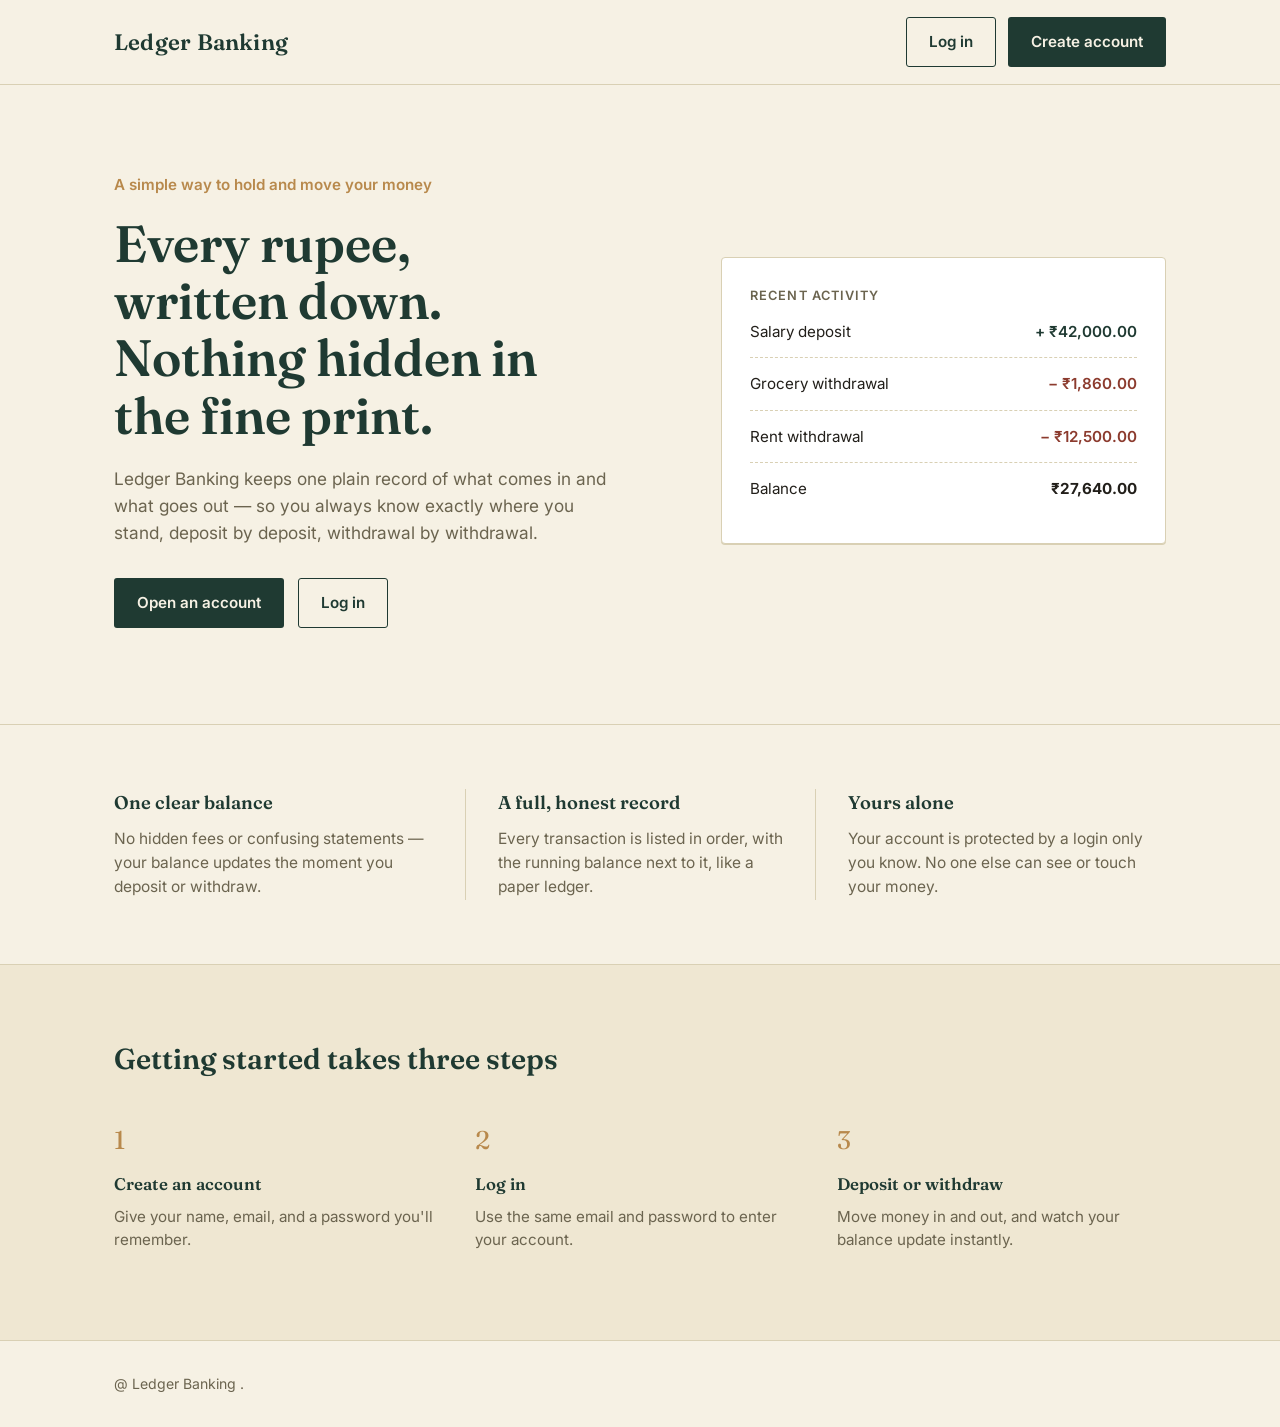
<file: index.html>
<!DOCTYPE html>
<html lang="en">
<head>
<meta charset="UTF-8">
<meta name="viewport" content="width=device-width, initial-scale=1.0">
<title>Ledger Banking</title>

<link rel="preconnect" href="https://fonts.googleapis.com">
<link href="https://fonts.googleapis.com/css2?family=Fraunces:ital,wght@0,300;0,600;0,700;1,300&family=Inter:wght@400;500;600;700&display=swap" rel="stylesheet">

<link rel="stylesheet" href="style.css">
</head>
<body>

  <header class="site-header">
    <div class="wrap">
      <a href="index.html" class="brand">Ledger <span></span> Banking</a>
      <nav class="nav-actions">
        <a href="login.html" class="btn btn-ghost">Log in</a>
        <a href="reg.html" class="btn btn-solid">Create account</a>
      </nav>
    </div>
  </header>

  <section class="hero">
    <div class="wrap">
      <div>
        <p class="hero-eyebrow">A simple way to hold and move your money</p>
        <h1>Every rupee, written down. Nothing hidden in the fine print.</h1>
        <p class="hero-sub">
          Ledger Banking keeps one plain record of what comes in and what goes out —
          so you always know exactly where you stand, deposit by deposit, withdrawal by withdrawal.
        </p>
        <div class="hero-actions">
          <a href="reg.html" class="btn btn-solid">Open an account</a>
          <a href="login.html" class="btn btn-ghost">Log in</a>
        </div>
      </div>

      <div class="ledger-card">
        <p class="ledger-card-title">Recent activity</p>
        <div class="ledger-row">
          <span>Salary deposit</span>
          <span class="amount-in">+ ₹42,000.00</span>
        </div>
        <div class="ledger-row">
          <span>Grocery withdrawal</span>
          <span class="amount-out">− ₹1,860.00</span>
        </div>
        <div class="ledger-row">
          <span>Rent withdrawal</span>
          <span class="amount-out">− ₹12,500.00</span>
        </div>
        <div class="ledger-row">
          <span>Balance</span>
          <span><strong>₹27,640.00</strong></span>
        </div>
      </div>
    </div>
  </section>

  <section class="features">
    <div class="wrap features-grid">
      <div class="feature">
        <h3>One clear balance</h3>
        <p>No hidden fees or confusing statements — your balance updates the moment you deposit or withdraw.</p>
      </div>
      <div class="feature">
        <h3>A full, honest record</h3>
        <p>Every transaction is listed in order, with the running balance next to it, like a paper ledger.</p>
      </div>
      <div class="feature">
        <h3>Yours alone</h3>
        <p>Your account is protected by a login only you know. No one else can see or touch your money.</p>
      </div>
    </div>
  </section>

  <section class="steps">
    <div class="wrap">
      <h2>Getting started takes three steps</h2>
      <div class="steps-list">
        <div class="step">
          <div class="step-number">1</div>
          <h3>Create an account</h3>
          <p>Give your name, email, and a password you'll remember.</p>
        </div>
        <div class="step">
          <div class="step-number">2</div>
          <h3>Log in</h3>
          <p>Use the same email and password to enter your account.</p>
        </div>
        <div class="step">
          <div class="step-number">3</div>
          <h3>Deposit or withdraw</h3>
          <p>Move money in and out, and watch your balance update instantly.</p>
        </div>
      </div>
    </div>
  </section>

  <footer class="site-footer">
    <div class="wrap">
      @  Ledger Banking . 
    </div>
  </footer>

</body>
</html>
</file>
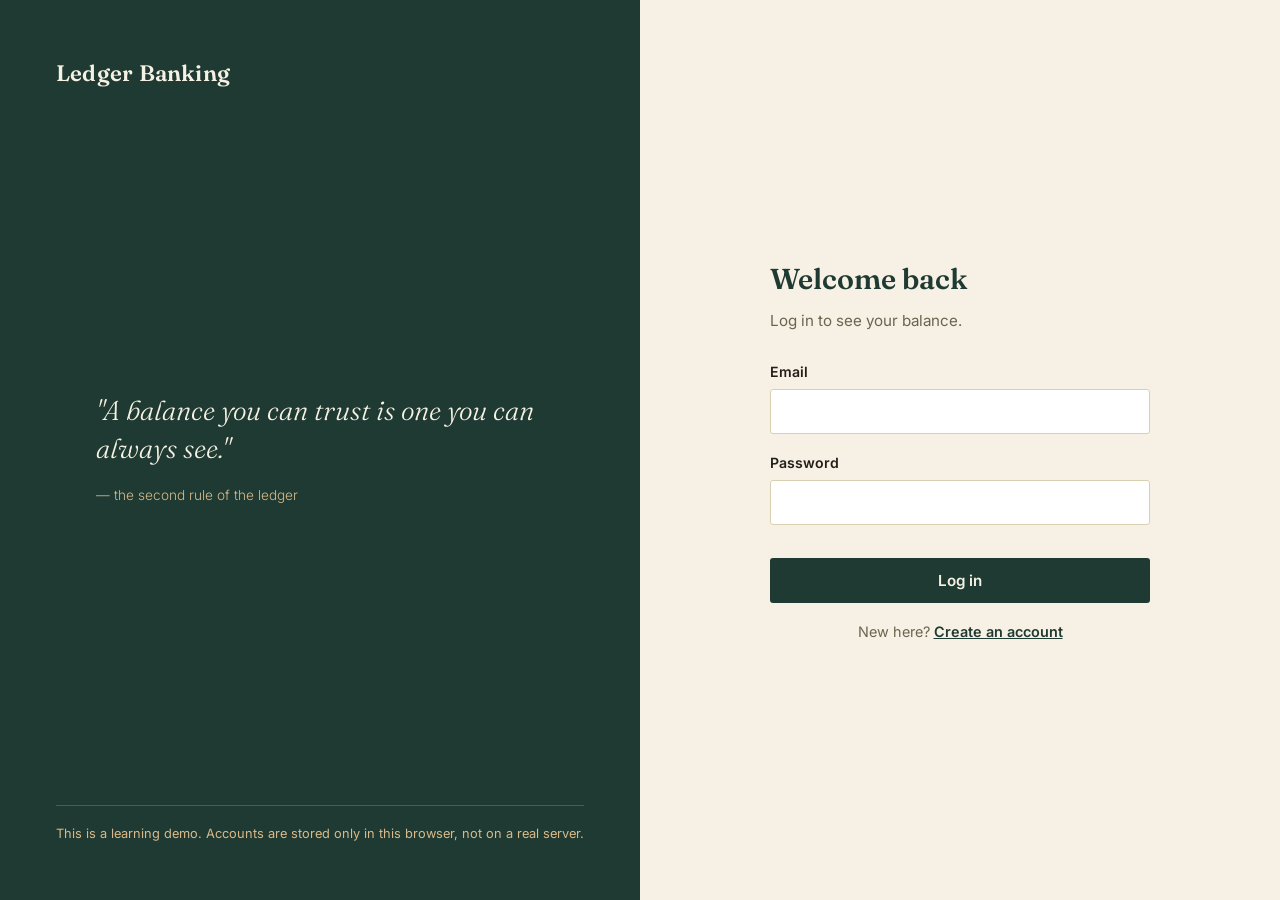
<file: home.html>
<!DOCTYPE html>
<html lang="en">
<head>
<meta charset="UTF-8">
<meta name="viewport" content="width=device-width, initial-scale=1.0">
<title>Your account — Ledger </title>

<link rel="preconnect" href="https://fonts.googleapis.com">
<link href="https://fonts.googleapis.com/css2?family=Fraunces:ital,wght@0,300;0,600;0,700;1,300&family=Inter:wght@400;500;600;700&display=swap" rel="stylesheet">

<link rel="stylesheet" href="style.css">
</head>
<body>

  <header class="app-header">
    <div class="wrap">
      <a href="home.html" class="brand">Ledger  </a>
      <div class="app-header-right">
        <span>Hello, <strong id="userName">there</strong></span>
        <button id="logoutBtn" class="btn btn-danger">Log out</button>
      </div>
    </div>
  </header>

  <main class="dashboard">
    <div class="wrap">

      <div class="balance-card">
        <p class="balance-label">Current balance</p>
        <p class="balance-amount" id="balanceAmount">₹0.00</p>
      </div>

      <div class="txn-row-grid">

        <div class="txn-panel">
          <h2>Deposit</h2>
          <p class="txn-panel-sub">Add money to your balance.</p>
          <form id="depositForm" novalidate>
            <div class="field">
              <label for="depositAmount">Amount (₹)</label>
              <input type="number" id="depositAmount" min="0.01" step="0.01" placeholder="0.00">
            </div>
            <div id="depositError" class="form-error" role="alert"></div>
            <button type="submit" class="btn btn-solid btn-block">Deposit</button>
          </form>
        </div>

        <div class="txn-panel">
          <h2>Withdraw</h2>
          <p class="txn-panel-sub">Take money out of your balance.</p>
          <form id="withdrawForm" novalidate>
            <div class="field">
              <label for="withdrawAmount">Amount (₹)</label>
              <input type="number" id="withdrawAmount" min="0.01" step="0.01" placeholder="0.00">
            </div>
            <div id="withdrawError" class="form-error" role="alert"></div>
            <button type="submit" class="btn btn-ghost btn-block">Withdraw</button>
          </form>
        </div>

      </div>

      <div class="ledger-table-wrap">
        <h2>Your ledger</h2>
        <table class="ledger-table">
          <thead>
            <tr>
              <th>Date</th>
              <th>Type</th>
              <th>Amount</th>
              <th>Balance after</th>
            </tr>
          </thead>
          <tbody id="txnBody">
          </tbody>
        </table>
      </div>

    </div>
  </main>

  <script src="script.js"></script>
  <script>
    
    const sessionEmail = lvGetSession();
    let currentUser = sessionEmail ? lvFindUser(sessionEmail) : null;

    if (!currentUser) {
      window.location.href = 'login.html';
    }

    
    const userNameEl = document.getElementById('userName');
    const balanceAmountEl = document.getElementById('balanceAmount');
    const txnBody = document.getElementById('txnBody');

    const depositForm = document.getElementById('depositForm');
    const depositAmountInput = document.getElementById('depositAmount');
    const depositError = document.getElementById('depositError');

    const withdrawForm = document.getElementById('withdrawForm');
    const withdrawAmountInput = document.getElementById('withdrawAmount');
    const withdrawError = document.getElementById('withdrawError');

    const logoutBtn = document.getElementById('logoutBtn');

    
    function refreshUI() {
      userNameEl.textContent = currentUser.name;
      balanceAmountEl.textContent = lvFormatMoney(currentUser.balance);

      txnBody.innerHTML = '';

      if (currentUser.transactions.length === 0) {
        txnBody.innerHTML = '<tr class="empty-row"><td colspan="4">No transactions yet — make your first deposit above.</td></tr>';
        return;
      }

      const rows = [...currentUser.transactions].reverse();

      rows.forEach(function (txn) {
        const tr = document.createElement('tr');
        const isDeposit = txn.type === 'deposit';

        tr.innerHTML = `
          <td>${txn.date}</td>
          <td class="txn-type ${isDeposit ? 'txn-deposit' : 'txn-withdraw'}">${isDeposit ? 'Deposit' : 'Withdrawal'}</td>
          <td class="txn-amount">${isDeposit ? '+' : '−'} ${lvFormatMoney(txn.amount)}</td>
          <td>${lvFormatMoney(txn.balanceAfter)}</td>
        `;
        txnBody.appendChild(tr);
      });
    }

    if (currentUser) {
      refreshUI();
    }

   
    depositForm.addEventListener('submit', function (event) {
      event.preventDefault();
      lvClearError(depositError);

      const amount = parseFloat(depositAmountInput.value);

      if (isNaN(amount) || amount <= 0) {
        lvShowError(depositError, 'Enter an amount greater than zero.');
        return;
      }

      currentUser.balance += amount;
      currentUser.transactions.push({
        type: 'deposit',
        amount: amount,
        date: new Date().toLocaleDateString('en-IN'),
        balanceAfter: currentUser.balance
      });

      lvUpdateUser(currentUser);
      refreshUI();
      depositForm.reset();
    });

    withdrawForm.addEventListener('submit', function (event) {
      event.preventDefault();
      lvClearError(withdrawError);

      const amount = parseFloat(withdrawAmountInput.value);

      if (isNaN(amount) || amount <= 0) {
        lvShowError(withdrawError, 'Enter an amount greater than zero.');
        return;
      }
      if (amount > currentUser.balance) {
        lvShowError(withdrawError, 'Insufficient balance for this withdrawal.');
        return;
      }

      currentUser.balance -= amount;
      currentUser.transactions.push({
        type: 'withdraw',
        amount: amount,
        date: new Date().toLocaleDateString('en-IN'),
        balanceAfter: currentUser.balance
      });

      lvUpdateUser(currentUser);
      refreshUI();
      withdrawForm.reset();
    });

   
    logoutBtn.addEventListener('click', function () {
      lvClearSession();
      window.location.href = 'index.html';
    });
  </script>

</body>
</html>
</file>
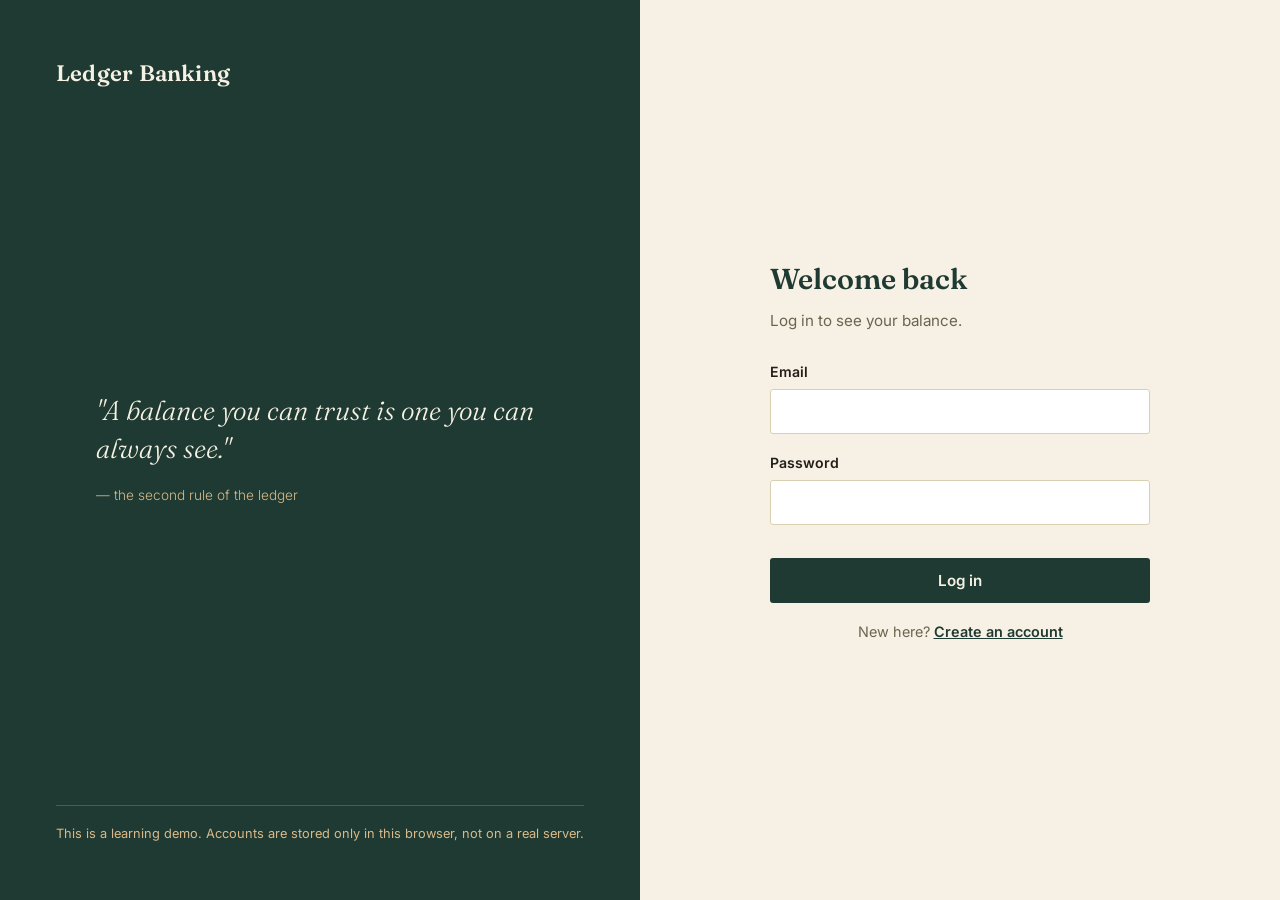
<file: login.html>
<!DOCTYPE html>
<html lang="en">
<head>
<meta charset="UTF-8">
<meta name="viewport" content="width=device-width, initial-scale=1.0">
<title>Log in — Ledger Banking</title>

<link rel="preconnect" href="https://fonts.googleapis.com">
<link href="https://fonts.googleapis.com/css2?family=Fraunces:ital,wght@0,300;0,600;0,700;1,300&family=Inter:wght@400;500;600;700&display=swap" rel="stylesheet">

<link rel="stylesheet" href="style.css">
</head>
<body>

  <div class="auth-shell">

    <div class="auth-panel-brand">
      <a href="index.html" class="brand">Ledger <span></span> Banking</a>
      <blockquote class="auth-quote">
        "A balance you can trust is one you can always see."
        <div class="auth-quote-attr">— the second rule of the ledger</div>
      </blockquote>
      <p class="demo-notice">This is a learning demo. Accounts are stored only in this browser, not on a real server.</p>
    </div>

    <div class="auth-panel-form">
      <div class="auth-form-box">
        <h1>Welcome back</h1>
        <p class="auth-form-sub">Log in to see your balance.</p>

        <div id="flashMessage" class="flash-message" style="display:none;"></div>

        <form id="loginForm" novalidate>

          <div class="field">
            <label for="email">Email</label>
            <input type="email" id="email" name="email" autocomplete="email" >
          </div>

          <div class="field">
            <label for="password">Password</label>
            <input type="password" id="password" name="password" autocomplete="current-password" >
          </div>

          <div id="loginError" class="form-error" role="alert"></div>

          <button type="submit" class="btn btn-solid btn-block">Log in</button>
        </form>

        <p class="form-note">New here? <a href="register.html">Create an account</a></p>
      </div>
    </div>

  </div>

  <script src="script.js"></script>
  <script>
    const flash = sessionStorage.getItem('lv_flash');
    if (flash) {
      const flashEl = document.getElementById('flashMessage');
      flashEl.textContent = flash;
      flashEl.style.display = 'block';
      sessionStorage.removeItem('lv_flash');
    }

    const loginForm = document.getElementById('loginForm');
    const emailInput = document.getElementById('email');
    const passwordInput = document.getElementById('password');
    const loginError = document.getElementById('loginError');

    loginForm.addEventListener('submit', function (event) {
      event.preventDefault();
      lvClearError(loginError);

      const email = emailInput.value.trim();
      const password = passwordInput.value;

      if (!email || !password) {
        lvShowError(loginError, 'Please enter both email and password.');
        return;
      }

      const user = lvFindUser(email);

      if (!user || user.password !== password) {
        lvShowError(loginError, 'Incorrect email or password.');
        return;
      }

      lvSetSession(user.email);
      window.location.href = 'home.html';
    });
  </script>

</body>
</html>
</file>
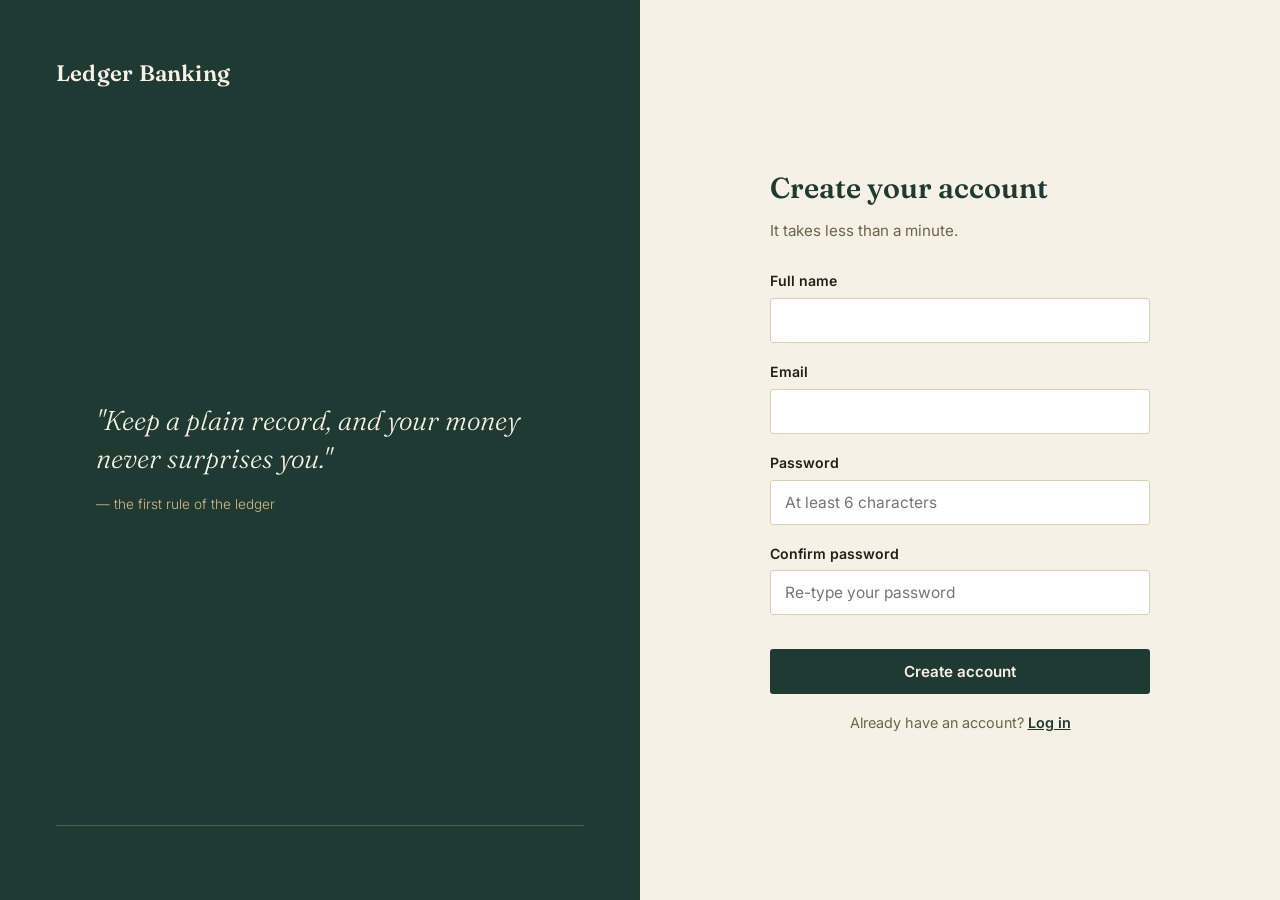
<file: reg.html>
<!DOCTYPE html>
<html lang="en">
<head>
<meta charset="UTF-8">
<meta name="viewport" content="width=device-width, initial-scale=1.0">
<title>Create your account — Ledger Banking</title>

<link rel="preconnect" href="https://fonts.googleapis.com">
<link href="https://fonts.googleapis.com/css2?family=Fraunces:ital,wght@0,300;0,600;0,700;1,300&family=Inter:wght@400;500;600;700&display=swap" rel="stylesheet">

<link rel="stylesheet" href="style.css">
</head>
<body>

  <div class="auth-shell">

    <div class="auth-panel-brand">
      <a href="index.html" class="brand">Ledger <span></span> Banking</a>
      <blockquote class="auth-quote">
        "Keep a plain record, and your money never surprises you."
        <div class="auth-quote-attr">— the first rule of the ledger</div>
      </blockquote>
      <p class="demo-notice"></p>
    </div>

    <div class="auth-panel-form">
      <div class="auth-form-box">
        <h1>Create your account</h1>
        <p class="auth-form-sub">It takes less than a minute.</p>

        <form id="registerForm" novalidate>

          <div class="field">
            <label for="name">Full name</label>
            <input type="text" id="name" name="name" autocomplete="name" ">
          </div>

          <div class="field">
            <label for="email">Email</label>
            <input type="email" id="email" name="email" autocomplete="email" ">
          </div>

          <div class="field">
            <label for="password">Password</label>
            <input type="password" id="password" name="password" autocomplete="new-password" placeholder="At least 6 characters">
          </div>

          <div class="field">
            <label for="confirmPassword">Confirm password</label>
            <input type="password" id="confirmPassword" name="confirmPassword" autocomplete="new-password" placeholder="Re-type your password">
          </div>

          <div id="registerError" class="form-error" role="alert"></div>

          <button type="submit" class="btn btn-solid btn-block">Create account</button>
        </form>

        <p class="form-note">Already have an account? <a href="login.html">Log in</a></p>
      </div>
    </div>

  </div>

  <script src="script.js"></script>
  <script>
    const registerForm = document.getElementById('registerForm');
    const nameInput = document.getElementById('name');
    const emailInput = document.getElementById('email');
    const passwordInput = document.getElementById('password');
    const confirmPasswordInput = document.getElementById('confirmPassword');
    const registerError = document.getElementById('registerError');

    registerForm.addEventListener('submit', function (event) {
      event.preventDefault();
      lvClearError(registerError);

      const name = nameInput.value.trim();
      const email = emailInput.value.trim();
      const password = passwordInput.value;
      const confirmPassword = confirmPasswordInput.value;

      if (!name || !email || !password || !confirmPassword) {
        lvShowError(registerError, 'Please fill in every field.');
        return;
      }
      if (password.length < 6) {
        lvShowError(registerError, 'Password must be at least 6 characters.');
        return;
      }
      if (password !== confirmPassword) {
        lvShowError(registerError, 'Passwords do not match.');
        return;
      }
      if (lvFindUser(email)) {
        lvShowError(registerError, 'An account with this email already exists.');
        return;
      }

      lvRegisterUser(name, email, password);

      sessionStorage.setItem('lv_flash', 'Account created — please log in.');

      window.location.href = 'login.html';
    });
  </script>

</body>
</html>
</file>
<file: style.css>
:root {
  --ivory: #F6F1E4;        
  --parchment: #EFE7D2;    
  --forest: #1F3A32;      
  --forest-dark: #14261F; 
  --brass: #B8894C;        
  --brass-light: #D9B98A;  
  --ink: #221F1A;          
  --ink-muted: #6B644F;   
  --border: #D9D0B4;       
  --brick: #8C3B2E;        
  --font-display: 'Fraunces', Georgia, serif;
  --font-body: 'Inter', system-ui, sans-serif;
}

* { box-sizing: border-box; }

html, body {
  margin: 0;
  padding: 0;
  background: var(--ivory);
  color: var(--ink);
  font-family: var(--font-body);
  line-height: 1.55;
  -webkit-font-smoothing: antialiased;
}

img { max-width: 100%; display: block; }

a { color: inherit; }

h1, h2, h3 {
  font-family: var(--font-display);
  font-weight: 600;
  margin: 0;
  color: var(--forest);
}

p { margin: 0; }

a:focus-visible,
button:focus-visible,
input:focus-visible {
  outline: 2px solid var(--brass);
  outline-offset: 2px;
}

@media (prefers-reduced-motion: reduce) {
  * { animation: none !important; transition: none !important; }
}

.wrap {
  max-width: 1100px;
  margin: 0 auto;
  padding: 0 24px;
}

.site-header {
  border-bottom: 1px solid var(--border);
  background: var(--ivory);
}

.site-header .wrap {
  display: flex;
  align-items: center;
  justify-content: space-between;
  height: 84px;
}

.brand {
  font-family: var(--font-display);
  font-size: 1.4rem;
  font-weight: 600;
  color: var(--forest);
  text-decoration: none;
  letter-spacing: 0.01em;
}

.brand span { color: var(--brass); }

.nav-actions {
  display: flex;
  gap: 12px;
  align-items: center;
}

.btn {
  display: inline-flex;
  align-items: center;
  justify-content: center;
  padding: 12px 22px;
  border-radius: 3px;
  font-family: var(--font-body);
  font-weight: 600;
  font-size: 0.95rem;
  text-decoration: none;
  border: 1px solid transparent;
  cursor: pointer;
  transition: background-color 0.15s ease, color 0.15s ease, border-color 0.15s ease;
}

.btn-solid {
  background: var(--forest);
  color: var(--ivory);
}
.btn-solid:hover { background: var(--forest-dark); }

.btn-ghost {
  background: transparent;
  color: var(--forest);
  border-color: var(--forest);
}
.btn-ghost:hover { background: var(--forest); color: var(--ivory); }

.btn-block { width: 100%; }

.btn-danger {
  background: transparent;
  color: var(--brick);
  border-color: var(--brick);
}
.btn-danger:hover { background: var(--brick); color: var(--ivory); }


.hero {
  padding: 88px 0 96px;
}

.hero .wrap {
  display: grid;
  grid-template-columns: 1.1fr 0.9fr;
  gap: 64px;
  align-items: center;
}

.hero-eyebrow {
  color: var(--brass);
  font-weight: 600;
  font-size: 0.95rem;
  margin-bottom: 18px;
}

.hero h1 {
  font-size: clamp(2.4rem, 4vw, 3.4rem);
  line-height: 1.12;
  max-width: 14ch;
}

.hero-sub {
  margin-top: 22px;
  max-width: 46ch;
  color: var(--ink-muted);
  font-size: 1.08rem;
}

.hero-actions {
  margin-top: 32px;
  display: flex;
  gap: 14px;
}

.ledger-card {
  background: #fff;
  border: 1px solid var(--border);
  border-radius: 4px;
  padding: 28px;
  box-shadow: 0 1px 0 var(--border);
}

.ledger-card-title {
  font-family: var(--font-body);
  font-weight: 600;
  font-size: 0.8rem;
  color: var(--ink-muted);
  text-transform: uppercase;
  letter-spacing: 0.08em;
}

.ledger-row {
  display: flex;
  justify-content: space-between;
  padding: 14px 0;
  border-bottom: 1px dashed var(--border);
  font-size: 0.95rem;
}
.ledger-row:last-child { border-bottom: none; }

.ledger-row .amount-in { color: var(--forest); font-weight: 600; }
.ledger-row .amount-out { color: var(--brick); font-weight: 600; }

.features {
  padding: 64px 0;
  border-top: 1px solid var(--border);
}

.features-grid {
  display: grid;
  grid-template-columns: repeat(3, 1fr);
  gap: 0;
}

.feature {
  padding: 0 32px;
  border-left: 1px solid var(--border);
}
.feature:first-child { border-left: none; padding-left: 0; }
.feature:last-child { padding-right: 0; }

.feature h3 { font-size: 1.15rem; margin-bottom: 10px; }
.feature p { color: var(--ink-muted); font-size: 0.97rem; }

.steps {
  padding: 72px 0 88px;
  background: var(--parchment);
  border-top: 1px solid var(--border);
  border-bottom: 1px solid var(--border);
}

.steps h2 { font-size: 1.8rem; margin-bottom: 40px; }

.steps-list {
  display: grid;
  grid-template-columns: repeat(3, 1fr);
  gap: 32px;
}

.step-number {
  font-family: var(--font-display);
  font-size: 1.6rem;
  color: var(--brass);
  margin-bottom: 10px;
}

.step h3 { font-size: 1.05rem; margin-bottom: 8px; }
.step p { color: var(--ink-muted); font-size: 0.95rem; }


.site-footer {
  padding: 32px 0;
  color: var(--ink-muted);
  font-size: 0.88rem;
}


.auth-shell {
  min-height: 100vh;
  display: grid;
  grid-template-columns: 1fr 1fr;
}

.auth-panel-brand {
  background: var(--forest);
  color: var(--ivory);
  padding: 56px;
  display: flex;
  flex-direction: column;
  justify-content: space-between;
}

.auth-panel-brand .brand { color: var(--ivory); }
.auth-panel-brand .brand span { color: var(--brass-light); }

.auth-quote {
  font-family: var(--font-display);
  font-size: 1.7rem;
  font-style: italic;
  font-weight: 300;
  line-height: 1.4;
  max-width: 26ch;
}

.auth-quote-attr {
  margin-top: 18px;
  font-family: var(--font-body);
  font-style: normal;
  font-size: 0.85rem;
  color: var(--brass-light);
}

.auth-panel-form {
  display: flex;
  align-items: center;
  justify-content: center;
  padding: 48px;
}

.auth-form-box { width: 100%; max-width: 380px; }

.auth-form-box h1 { font-size: 1.8rem; margin-bottom: 8px; }
.auth-form-sub { color: var(--ink-muted); margin-bottom: 28px; font-size: 0.95rem; }

.field { margin-bottom: 18px; }

.field label {
  display: block;
  font-size: 0.88rem;
  font-weight: 600;
  margin-bottom: 6px;
  color: var(--ink);
}

.field input {
  width: 100%;
  padding: 12px 14px;
  border: 1px solid var(--border);
  border-radius: 3px;
  background: #fff;
  font-family: var(--font-body);
  font-size: 0.97rem;
  color: var(--ink);
}

.field input:focus {
  border-color: var(--forest);
  outline: none;
  box-shadow: 0 0 0 3px rgba(31, 58, 50, 0.12);
}

.form-error {
  color: var(--brick);
  font-size: 0.86rem;
  margin-top: 6px;
  min-height: 1.1em;
}

.form-note {
  margin-top: 18px;
  font-size: 0.9rem;
  color: var(--ink-muted);
  text-align: center;
}

.form-note a { color: var(--forest); font-weight: 600; text-decoration: underline; }

.flash-message {
  background: var(--parchment);
  border: 1px solid var(--border);
  border-left: 3px solid var(--forest);
  padding: 12px 16px;
  font-size: 0.9rem;
  border-radius: 3px;
  margin-bottom: 22px;
}

.demo-notice {
  font-size: 0.8rem;
  color: var(--brass-light);
  border-top: 1px solid rgba(246, 241, 228, 0.2);
  padding-top: 18px;
}

.app-header {
  border-bottom: 1px solid var(--border);
  background: var(--ivory);
}

.app-header .wrap {
  height: 76px;
  display: flex;
  align-items: center;
  justify-content: space-between;
}

.app-header-right {
  display: flex;
  align-items: center;
  gap: 18px;
  font-size: 0.92rem;
  color: var(--ink-muted);
}

.app-header-right strong { color: var(--ink); }

.dashboard {
  padding: 48px 0 80px;
}

.balance-card {
  background: var(--forest);
  color: var(--ivory);
  border-radius: 4px;
  padding: 36px 40px;
  margin-bottom: 40px;
}

.balance-label {
  font-size: 0.85rem;
  color: var(--brass-light);
  font-weight: 600;
  margin-bottom: 10px;
}

.balance-amount {
  font-family: var(--font-display);
  font-size: clamp(2.4rem, 5vw, 3.2rem);
  font-weight: 600;
}

.txn-row-grid {
  display: grid;
  grid-template-columns: 1fr 1fr;
  gap: 28px;
  margin-bottom: 48px;
}

.txn-panel {
  background: #fff;
  border: 1px solid var(--border);
  border-radius: 4px;
  padding: 26px;
}

.txn-panel h2 { font-size: 1.15rem; margin-bottom: 4px; }
.txn-panel-sub { color: var(--ink-muted); font-size: 0.88rem; margin-bottom: 20px; }

.ledger-table-wrap {
  background: #fff;
  border: 1px solid var(--border);
  border-radius: 4px;
  overflow: hidden;
}

.ledger-table-wrap h2 {
  font-size: 1.15rem;
  padding: 22px 26px 0;
}

table.ledger-table {
  width: 100%;
  border-collapse: collapse;
  margin-top: 14px;
}

.ledger-table th, .ledger-table td {
  text-align: left;
  padding: 12px 26px;
  font-size: 0.92rem;
  border-top: 1px solid var(--border);
}

.ledger-table th {
  color: var(--ink-muted);
  font-weight: 600;
  font-size: 0.78rem;
  letter-spacing: 0.03em;
}

.txn-type.txn-deposit { color: var(--forest); font-weight: 600; }
.txn-type.txn-withdraw { color: var(--brick); font-weight: 600; }
.txn-amount { font-weight: 600; }

.empty-row td {
  text-align: center;
  color: var(--ink-muted);
  padding: 30px 26px;
}


@media (max-width: 860px) {
  .hero .wrap { grid-template-columns: 1fr; }
  .features-grid { grid-template-columns: 1fr; gap: 28px; }
  .feature { border-left: none; padding: 0; border-top: 1px solid var(--border); padding-top: 24px; }
  .feature:first-child { border-top: none; padding-top: 0; }
  .steps-list { grid-template-columns: 1fr; gap: 28px; }
  .auth-shell { grid-template-columns: 1fr; }
  .auth-panel-brand { display: none; } /* keep the form full-width on small screens */
  .txn-row-grid { grid-template-columns: 1fr; }
  .ledger-table-wrap { overflow-x: auto; }
}
</file>
